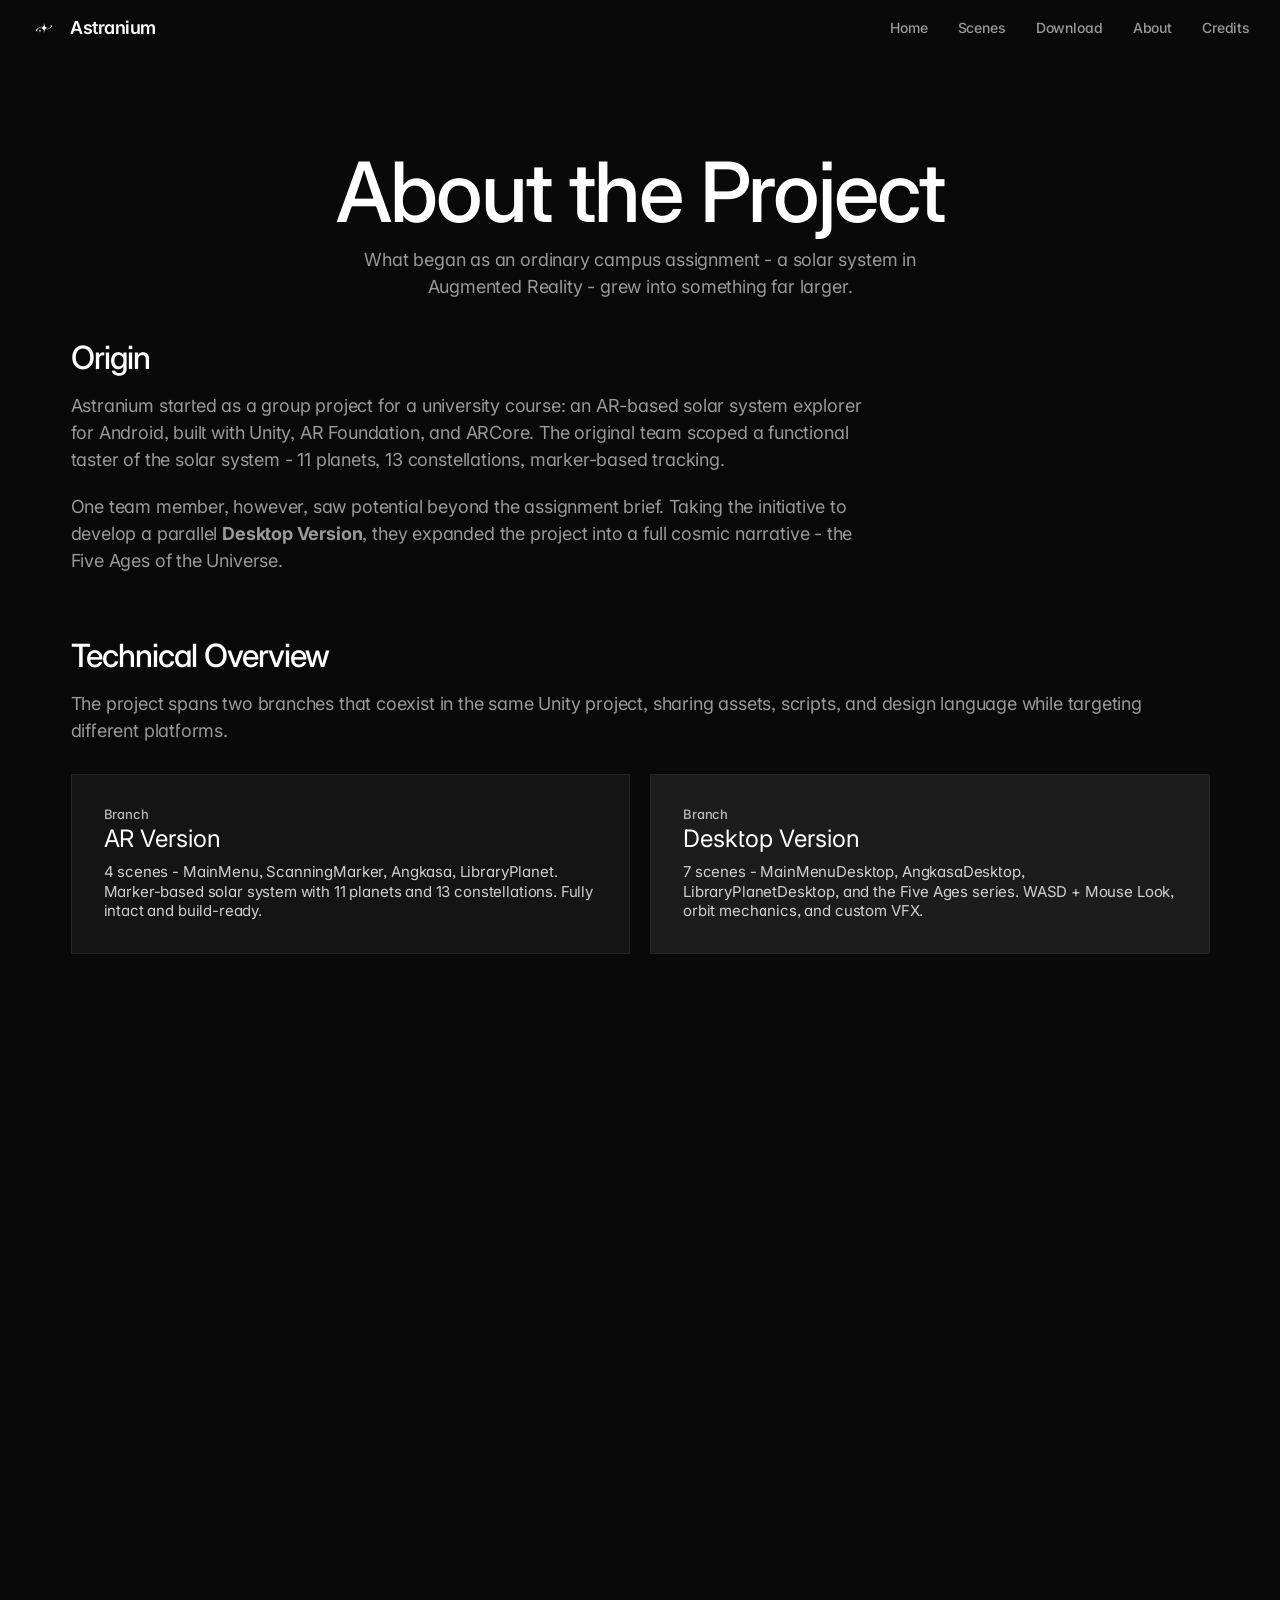
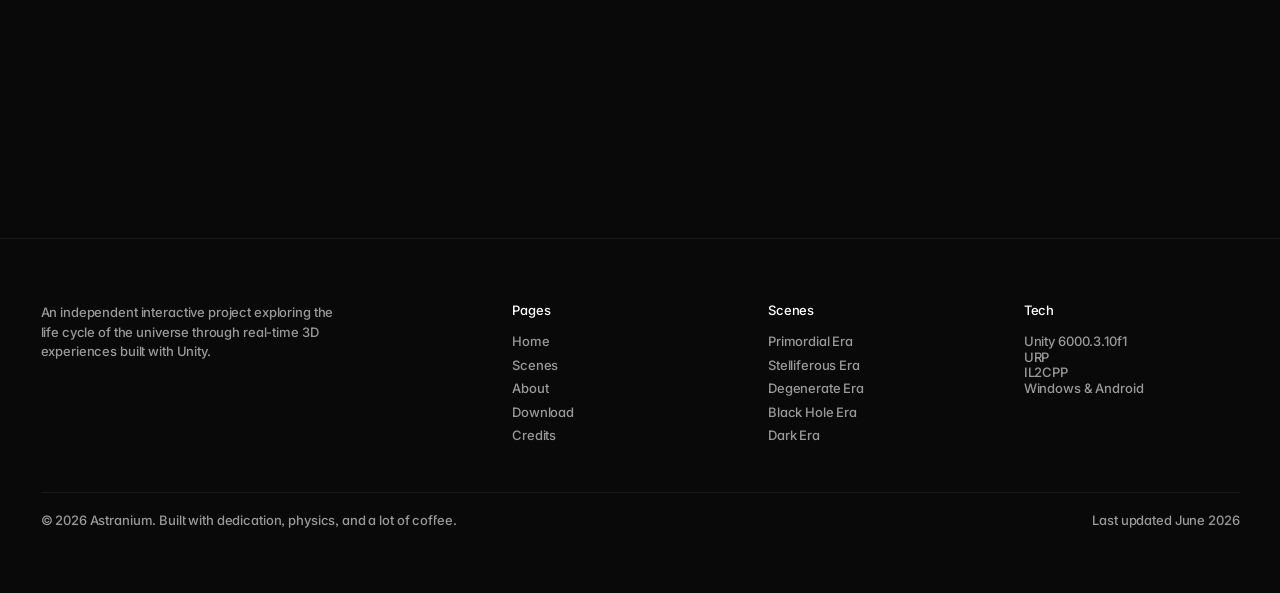
<file: about.html>
<!DOCTYPE html>
<html lang="en">
<head>
  <meta charset="UTF-8">
  <meta name="viewport" content="width=device-width, initial-scale=1.0">
  <title>About - Astranium</title>
  <link rel="icon" href="WebAssets/logo.png" type="image/png">
  <link rel="stylesheet" href="style.css">
</head>
<body>

  <nav class="top-nav">
    <div class="top-nav-logo">
      <img src="WebAssets/logo.png" alt="Astranium">
      <span>Astranium</span>
    </div>
    <button class="hamburger">&#9776;</button>
    <div class="top-nav-links">
      <a href="index.html">Home</a>
      <a href="scenes.html">Scenes</a>
      <a href="download.html">Download</a>
      <a href="about.html">About</a>
      <a href="credits.html">Credits</a>
    </div>
  </nav>

  <section class="page-header animate-on-scroll">
    <h1 class="display-xl">About the Project</h1>
    <p class="body-lg">
      What began as an ordinary campus assignment - a solar system in Augmented Reality -
      grew into something far larger.
    </p>
  </section>

  <section class="section" style="padding-top: 0;">
    <div class="container">

      <div class="animate-on-scroll" style="max-width: 800px; margin-bottom: 64px;">
        <h2 class="display-md" style="margin-bottom: 16px;">Origin</h2>
        <p class="body-lg" style="color: var(--ink-muted);">
          Astranium started as a group project for a university course: an AR-based solar system
          explorer for Android, built with Unity, AR Foundation, and ARCore. The original team
          scoped a functional taster of the solar system - 11 planets, 13 constellations,
          marker-based tracking.
        </p>
        <p class="body-lg mt-lg" style="color: var(--ink-muted);">
          One team member, however, saw potential beyond the assignment brief. Taking the initiative
          to develop a parallel <strong>Desktop Version</strong>, they expanded the project into
          a full cosmic narrative - the Five Ages of the Universe.
        </p>
      </div>

      <div class="animate-on-scroll" style="margin-bottom: 64px;">
        <h2 class="display-md" style="margin-bottom: 16px;">Technical Overview</h2>
        <p class="body-lg" style="color: var(--ink-muted); margin-bottom: 24px;">
          The project spans two branches that coexist in the same Unity project, sharing assets,
          scripts, and design language while targeting different platforms.
        </p>
        <div class="spotlight-grid">
          <div class="gradient-spotlight gradient-violet animate-on-scroll">
            <p class="caption" style="opacity: 0.7;">Branch</p>
            <h3>AR Version</h3>
            <p style="margin-top: 8px; color: rgba(255,255,255,0.8);">
              4 scenes - MainMenu, ScanningMarker, Angkasa, LibraryPlanet. Marker-based
              solar system with 11 planets and 13 constellations. Fully intact and build-ready.
            </p>
          </div>
          <div class="gradient-spotlight gradient-orange animate-on-scroll">
            <p class="caption" style="opacity: 0.7;">Branch</p>
            <h3>Desktop Version</h3>
            <p style="margin-top: 8px; color: rgba(255,255,255,0.8);">
              7 scenes - MainMenuDesktop, AngkasaDesktop, LibraryPlanetDesktop, and the
              Five Ages series. WASD + Mouse Look, orbit mechanics, and custom VFX.
            </p>
          </div>
        </div>
      </div>

      <div class="gradient-spotlight gradient-magenta animate-on-scroll" style="margin-bottom: 64px;">
        <p class="caption" style="opacity: 0.7;">Project Status</p>
        <h3>Active Development</h3>
        <p style="margin-top: 8px; color: rgba(255,255,255,0.8); max-width: 600px;">
          Primordial, Stelliferous, Degenerate, and Black Hole eras are playable.
          The Dark Era is in planning. Smooth scene transitions with loading screens
          and a full era-switching system are implemented.
        </p>
      </div>

      <div class="animate-on-scroll" style="margin-bottom: 64px;">
        <h2 class="display-md" style="margin-bottom: 24px;">Tech Stack</h2>
        <div class="tech-stack">
          <div class="tech-item animate-on-scroll">
            <span class="label">Engine</span>
            <span class="value">Unity 6000.3.10f1</span>
          </div>
          <div class="tech-item animate-on-scroll">
            <span class="label">Render Pipeline</span>
            <span class="value">URP</span>
          </div>
          <div class="tech-item animate-on-scroll">
            <span class="label">Scripting</span>
            <span class="value">IL2CPP</span>
          </div>
          <div class="tech-item animate-on-scroll">
            <span class="label">Target Platforms</span>
            <span class="value">Windows &amp; Android</span>
          </div>
          <div class="tech-item animate-on-scroll">
            <span class="label">AR Framework</span>
            <span class="value">AR Foundation 6.3.4</span>
          </div>
          <div class="tech-item animate-on-scroll">
            <span class="label">Total C&#35; Scripts</span>
            <span class="value">21</span>
          </div>
          <div class="tech-item animate-on-scroll">
            <span class="label">Scenes (Desktop)</span>
            <span class="value">7</span>
          </div>
          <div class="tech-item animate-on-scroll">
            <span class="label">Custom Shaders</span>
            <span class="value">ScreenVideo (additive)</span>
          </div>
        </div>
      </div>

      <div class="animate-on-scroll">
        <h2 class="display-md" style="margin-bottom: 16px;">Challenges</h2>
        <p class="body-lg" style="color: var(--ink-muted);">
          Developing a project of this scope alone comes with its share of setbacks. A YAML
          corruption incident during the development of AngkasaDesktop - caused by editing
          the scene file externally while Unity was open - taught a hard lesson in
          workflow discipline. Scene recovery was performed from a backup.
        </p>
        <p class="body-lg mt-lg" style="color: var(--ink-muted);">
          The entire project is built by a solo developer, assisted by <strong>Ocha</strong>,
          an AI CLI assistant that aids in scripting, YAML analysis, Unity log debugging,
          documentation, and cosmic narrative crafting.
        </p>
      </div>

    </div>
  </section>

  <footer class="footer">
    <div class="footer-grid">
      <div class="footer-brand">
        <p>An independent interactive project exploring the life cycle of the universe through real-time 3D experiences built with Unity.</p>
      </div>
      <div class="footer-col">
        <h4>Pages</h4>
        <a href="index.html">Home</a>
        <a href="scenes.html">Scenes</a>
        <a href="about.html">About</a>
        <a href="download.html">Download</a>
        <a href="credits.html">Credits</a>
      </div>
      <div class="footer-col">
        <h4>Scenes</h4>
        <a href="scenes.html">Primordial Era</a>
        <a href="scenes.html">Stelliferous Era</a>
        <a href="scenes.html">Degenerate Era</a>
        <a href="scenes.html">Black Hole Era</a>
        <a href="scenes.html">Dark Era</a>
      </div>
      <div class="footer-col">
        <h4>Tech</h4>
        <span>Unity 6000.3.10f1</span><br>
        <span>URP</span><br>
        <span>IL2CPP</span><br>
        <span>Windows &amp; Android</span>
      </div>
    </div>
    <div class="footer-bottom">
      <span>&copy; 2026 Astranium. Built with dedication, physics, and a lot of coffee.</span>
      <span class="caption">Last updated June 2026</span>
    </div>
  </footer>

  <script src="script.js"></script>
</body>
</html>
</file>
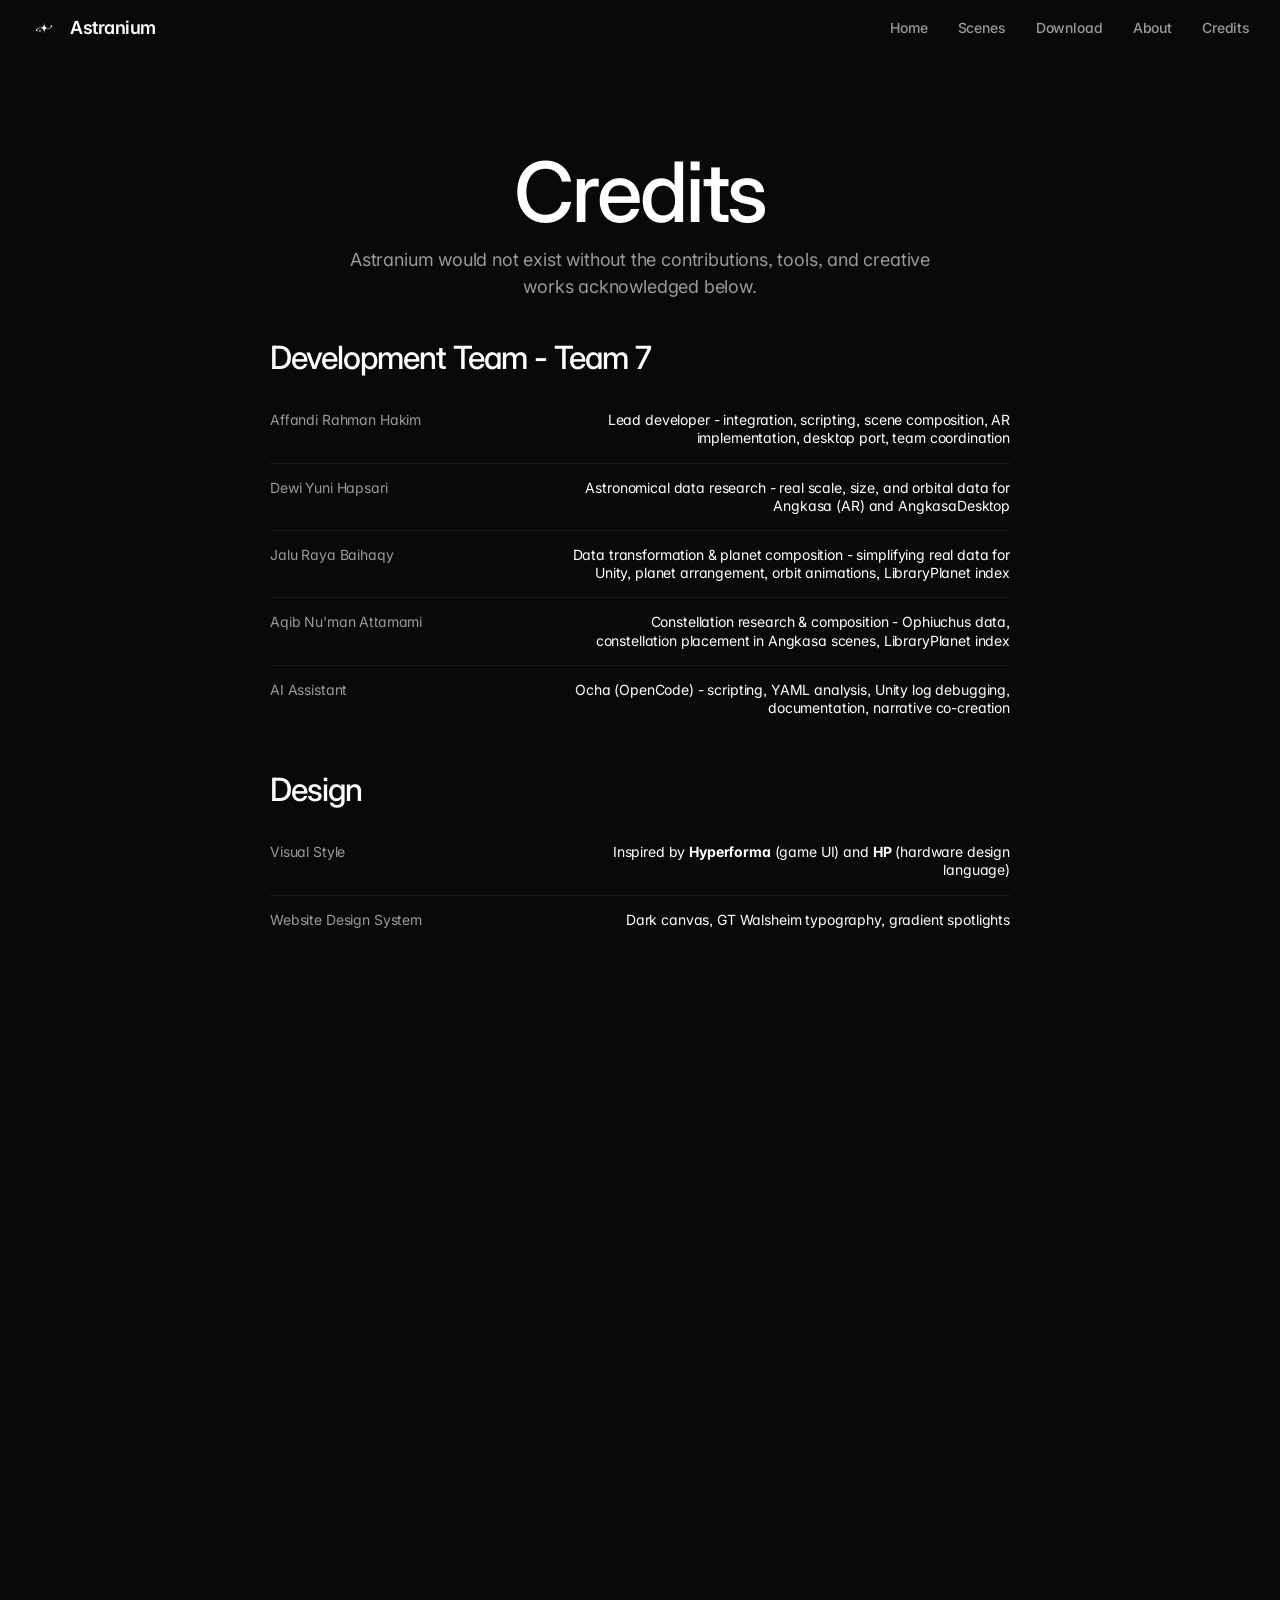
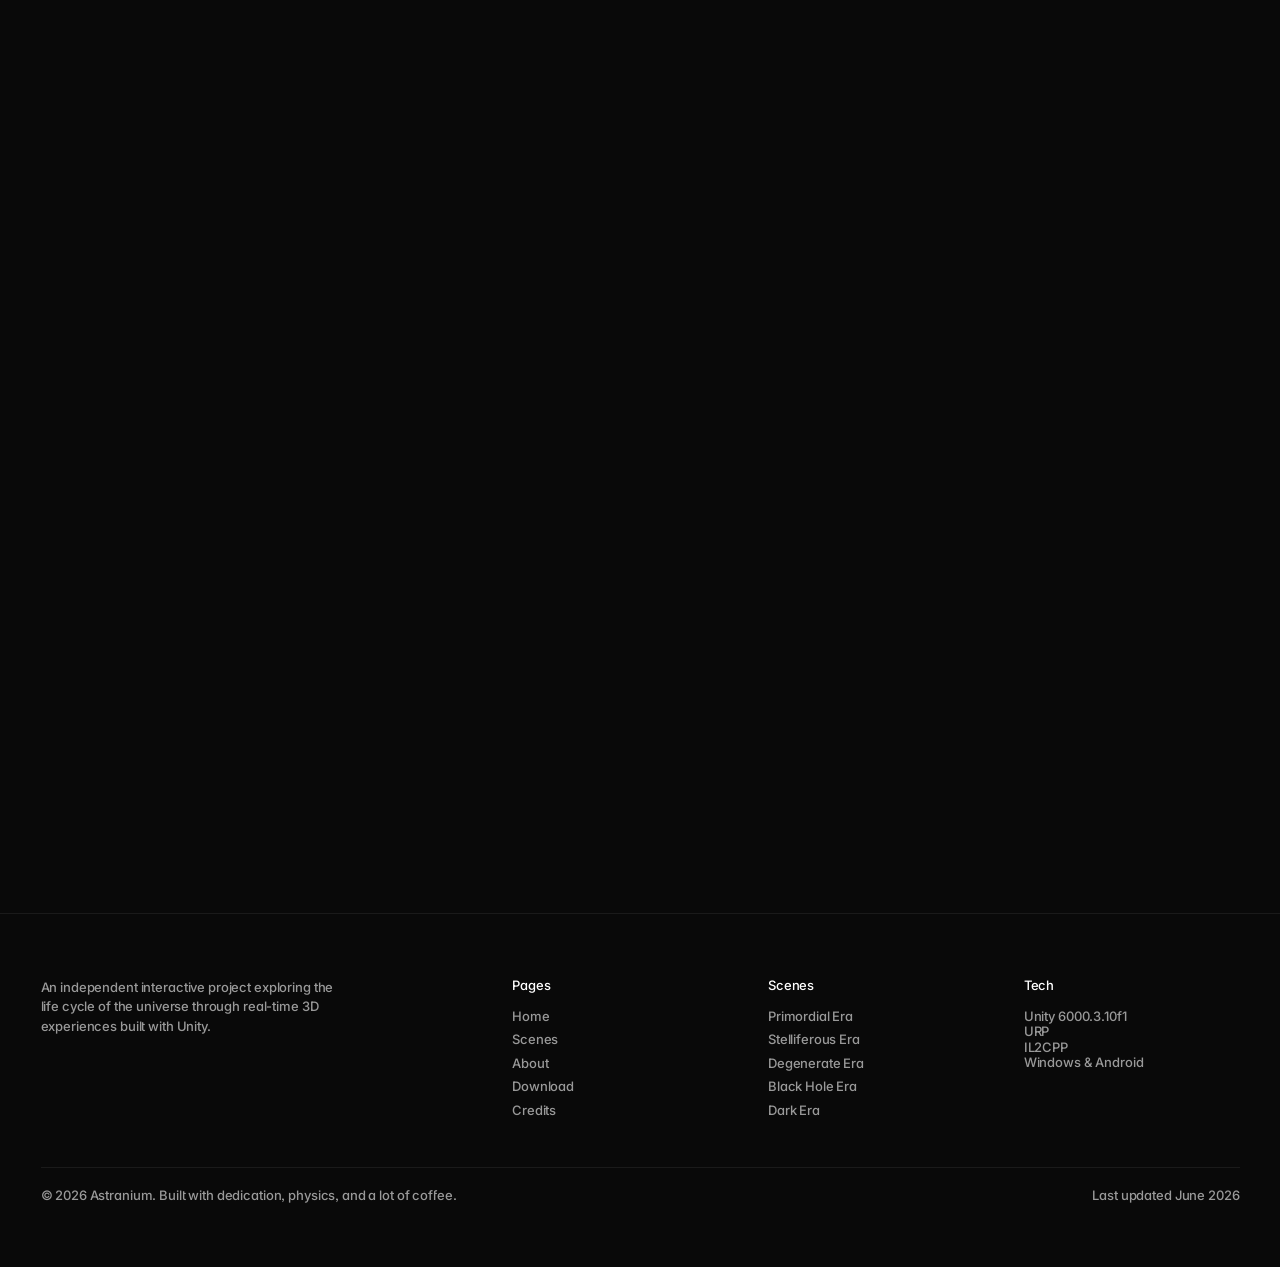
<file: credits.html>
<!DOCTYPE html>
<html lang="en">
<head>
  <meta charset="UTF-8">
  <meta name="viewport" content="width=device-width, initial-scale=1.0">
  <title>Credits - Astranium</title>
  <link rel="icon" href="WebAssets/logo.png" type="image/png">
  <link rel="stylesheet" href="style.css">
</head>
<body>

  <nav class="top-nav">
    <div class="top-nav-logo">
      <img src="WebAssets/logo.png" alt="Astranium">
      <span>Astranium</span>
    </div>
    <button class="hamburger">&#9776;</button>
    <div class="top-nav-links">
      <a href="index.html">Home</a>
      <a href="scenes.html">Scenes</a>
      <a href="download.html">Download</a>
      <a href="about.html">About</a>
      <a href="credits.html">Credits</a>
    </div>
  </nav>

  <section class="page-header animate-on-scroll">
    <h1 class="display-xl">Credits</h1>
    <p class="body-lg">
      Astranium would not exist without the contributions, tools, and creative works
      acknowledged below.
    </p>
  </section>

  <section class="section" style="padding-top: 0;">
    <div class="container" style="max-width: 800px;">

      <div class="credit-section animate-on-scroll">
        <h2 class="display-md">Development Team - Team 7</h2>
        <div class="credit-item">
          <span class="credit-label">Affandi Rahman Hakim</span>
          <span class="credit-value">Lead developer - integration, scripting, scene composition, AR implementation, desktop port, team coordination</span>
        </div>
        <div class="credit-item">
          <span class="credit-label">Dewi Yuni Hapsari</span>
          <span class="credit-value">Astronomical data research - real scale, size, and orbital data for Angkasa (AR) and AngkasaDesktop</span>
        </div>
        <div class="credit-item">
          <span class="credit-label">Jalu Raya Baihaqy</span>
          <span class="credit-value">Data transformation &amp; planet composition - simplifying real data for Unity, planet arrangement, orbit animations, LibraryPlanet index</span>
        </div>
        <div class="credit-item">
          <span class="credit-label">Aqib Nu'man Attamami</span>
          <span class="credit-value">Constellation research &amp; composition - Ophiuchus data, constellation placement in Angkasa scenes, LibraryPlanet index</span>
        </div>
        <div class="credit-item">
          <span class="credit-label">AI Assistant</span>
          <span class="credit-value">Ocha (OpenCode) - scripting, YAML analysis, Unity log debugging, documentation, narrative co-creation</span>
        </div>
      </div>

      <div class="credit-section animate-on-scroll">
        <h2 class="display-md">Design</h2>
        <div class="credit-item">
          <span class="credit-label">Visual Style</span>
          <span class="credit-value">Inspired by <strong>Hyperforma</strong> (game UI) and <strong>HP</strong> (hardware design language)</span>
        </div>
        <div class="credit-item">
          <span class="credit-label">Website Design System</span>
          <span class="credit-value">Dark canvas, GT Walsheim typography, gradient spotlights</span>
        </div>
      </div>

      <div class="credit-section animate-on-scroll">
        <h2 class="display-md">Music</h2>
        <div class="credit-item">
          <span class="credit-label">Composer</span>
          <span class="credit-value"><strong>Suno AI</strong> - original score and atmospheric soundscapes, generated per era</span>
        </div>
      </div>

      <div class="credit-section animate-on-scroll">
        <h2 class="display-md">3D Assets</h2>
        <div class="credit-item">
          <span class="credit-label">Custom Models (Non-Planet)</span>
          <span class="credit-value"><strong>Tripo AI</strong> &amp; <strong>Meshy AI</strong> - AI-generated 3D models including the Primordial Goddess (later removed) and custom scene elements</span>
        </div>
        <div class="credit-item">
          <span class="credit-label">Planets &amp; Celestial Bodies</span>
          <span class="credit-value">Procedural materials and manually configured planet meshes within Unity</span>
        </div>
      </div>

      <div class="credit-section animate-on-scroll">
        <h2 class="display-md">Textures &amp; Visuals</h2>
        <div class="credit-item">
          <span class="credit-label">Planet Textures</span>
          <span class="credit-value"><strong>ChatGPT</strong> - AI-generated planet surface textures (color maps)</span>
        </div>
        <div class="credit-item">
          <span class="credit-label">Constellation PNGs</span>
          <span class="credit-value"><strong>Pinterest</strong> - 13 zodiac constellation overlay images</span>
        </div>
        <div class="credit-item">
          <span class="credit-label">Skybox Textures</span>
          <span class="credit-value">AI-generated equirectangular 2:1 panoramas, custom per era</span>
        </div>
        <div class="credit-item">
          <span class="credit-label">Video Clips</span>
          <span class="credit-value">Bigbangsource.mp4 (Primordial), Starexplosions.mp4 (Degenerate)</span>
        </div>
      </div>

      <div class="credit-section animate-on-scroll">
        <h2 class="display-md">Tools &amp; Frameworks</h2>
        <div class="credit-item">
          <span class="credit-label">Game Engine</span>
          <span class="credit-value">Unity 6000.3.10f1 (URP)</span>
        </div>
        <div class="credit-item">
          <span class="credit-label">AR Framework</span>
          <span class="credit-value">AR Foundation 6.3.4 &middot; ARCore 6.3.4</span>
        </div>
        <div class="credit-item">
          <span class="credit-label">AI Code Assistance</span>
          <span class="credit-value">OpenCode (Ocha)</span>
        </div>
        <div class="credit-item">
          <span class="credit-label">3D Generation</span>
          <span class="credit-value">Tripo AI &middot; Meshy AI</span>
        </div>
        <div class="credit-item">
          <span class="credit-label">Texture Generation</span>
          <span class="credit-value">ChatGPT (DALL-E)</span>
        </div>
        <div class="credit-item">
          <span class="credit-label">Image References</span>
          <span class="credit-value">Pinterest</span>
        </div>

      </div>

      <div class="credit-section animate-on-scroll">
        <h2 class="display-md">Literary Inspiration</h2>
        <div class="credit-item">
          <span class="credit-label">Book</span>
          <span class="credit-value"><em>The Five Ages of the Universe</em> by Fred Adams and Gregory Laughlin</span>
        </div>
      </div>

      <div class="gradient-spotlight gradient-violet animate-on-scroll" style="margin-top: 64px;">
        <h3>Thank you for visiting.</h3>
        <p style="margin-top: 8px; color: rgba(255,255,255,0.8);">
          Astranium is a labour of love, curiosity, and late-night coding sessions.
          If you would like to know more, explore the scenes or read the project documentation.
        </p>
        <div style="margin-top: 16px; display: flex; gap: 12px;">
          <a href="index.html" class="btn-translucent">Back to Home</a>
          <a href="scenes.html" class="btn-translucent">Explore Scenes</a>
        </div>
      </div>

    </div>
  </section>

  <footer class="footer">
    <div class="footer-grid">
      <div class="footer-brand">
        <p>An independent interactive project exploring the life cycle of the universe through real-time 3D experiences built with Unity.</p>
      </div>
      <div class="footer-col">
        <h4>Pages</h4>
        <a href="index.html">Home</a>
        <a href="scenes.html">Scenes</a>
        <a href="about.html">About</a>
        <a href="download.html">Download</a>
        <a href="credits.html">Credits</a>
      </div>
      <div class="footer-col">
        <h4>Scenes</h4>
        <a href="scenes.html">Primordial Era</a>
        <a href="scenes.html">Stelliferous Era</a>
        <a href="scenes.html">Degenerate Era</a>
        <a href="scenes.html">Black Hole Era</a>
        <a href="scenes.html">Dark Era</a>
      </div>
      <div class="footer-col">
        <h4>Tech</h4>
        <span>Unity 6000.3.10f1</span><br>
        <span>URP</span><br>
        <span>IL2CPP</span><br>
        <span>Windows &amp; Android</span>
      </div>
    </div>
    <div class="footer-bottom">
      <span>&copy; 2026 Astranium. Built with dedication, physics, and a lot of coffee.</span>
      <span class="caption">Last updated June 2026</span>
    </div>
  </footer>

  <script src="script.js"></script>
</body>
</html>
</file>
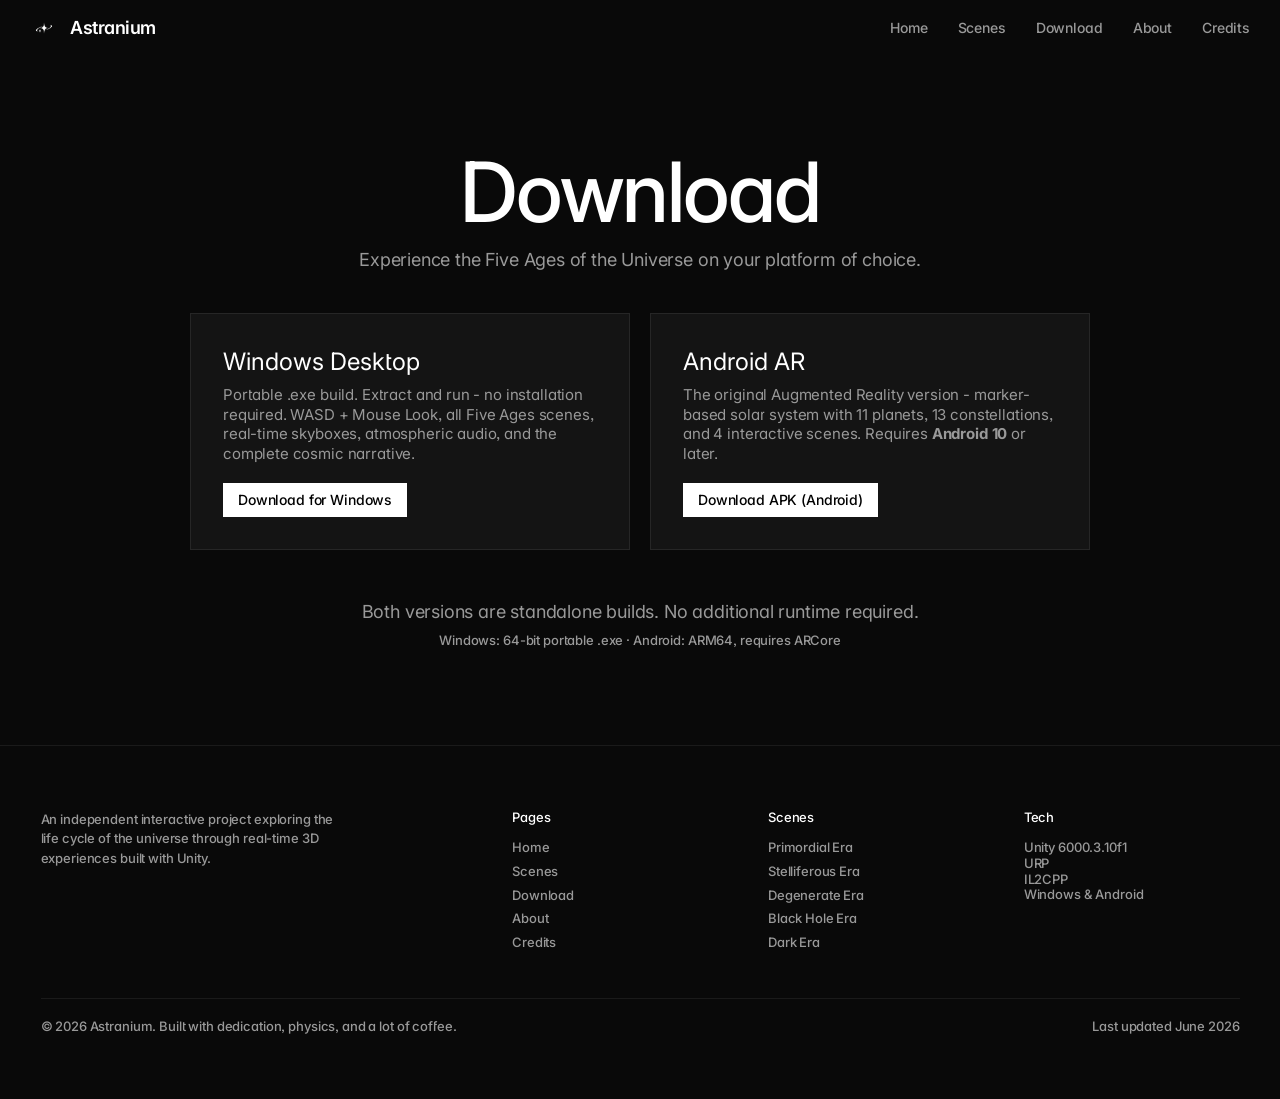
<file: download.html>
<!DOCTYPE html>
<html lang="en">
<head>
  <meta charset="UTF-8">
  <meta name="viewport" content="width=device-width, initial-scale=1.0">
  <title>Download - Astranium</title>
  <link rel="icon" href="WebAssets/logo.png" type="image/png">
  <link rel="stylesheet" href="style.css">
</head>
<body>

  <nav class="top-nav">
    <div class="top-nav-logo">
      <img src="WebAssets/logo.png" alt="Astranium">
      <span>Astranium</span>
    </div>
    <button class="hamburger">&#9776;</button>
    <div class="top-nav-links">
      <a href="index.html">Home</a>
      <a href="scenes.html">Scenes</a>
      <a href="download.html">Download</a>
      <a href="about.html">About</a>
      <a href="credits.html">Credits</a>
    </div>
  </nav>

  <section class="page-header animate-on-scroll">
    <h1 class="display-xl">Download</h1>
    <p class="body-lg">
      Experience the Five Ages of the Universe on your platform of choice.
    </p>
  </section>

  <section class="section" style="padding-top: 0;">
    <div class="container">

      <div class="download-grid">
        <div class="gradient-spotlight gradient-magenta animate-on-scroll">
          <h3>Windows Desktop</h3>
          <p style="margin-top: 8px; color: var(--ink-muted);">
            Portable .exe build. Extract and run - no installation required.
            WASD + Mouse Look, all Five Ages scenes, real-time skyboxes,
            atmospheric audio, and the complete cosmic narrative.
          </p>
          <a href="#" class="btn-primary" style="margin-top: 20px;">Download for Windows</a>
        </div>

        <div class="gradient-spotlight gradient-violet animate-on-scroll">
          <h3>Android AR</h3>
          <p style="margin-top: 8px; color: var(--ink-muted);">
            The original Augmented Reality version - marker-based solar system with
            11 planets, 13 constellations, and 4 interactive scenes.
            Requires <strong>Android 10</strong> or later.
          </p>
          <a href="https://www.mediafire.com/file/mm4eay0cjecvapu/Astranium+0.8.17.apk/file" class="btn-primary" style="margin-top: 20px;">Download APK (Android)</a>
        </div>
      </div>

      <div style="margin-top: 48px; text-align: center;">
        <p class="body-lg" style="color: var(--ink-muted);">
          Both versions are standalone builds. No additional runtime required.
        </p>
        <p class="caption" style="color: var(--ink-muted); margin-top: 8px;">
          Windows: 64-bit portable .exe &middot; Android: ARM64, requires ARCore
        </p>
      </div>

    </div>
  </section>

  <footer class="footer">
    <div class="footer-grid">
      <div class="footer-brand">
        <p>An independent interactive project exploring the life cycle of the universe through real-time 3D experiences built with Unity.</p>
      </div>
      <div class="footer-col">
        <h4>Pages</h4>
        <a href="index.html">Home</a>
        <a href="scenes.html">Scenes</a>
        <a href="download.html">Download</a>
        <a href="about.html">About</a>
        <a href="credits.html">Credits</a>
      </div>
      <div class="footer-col">
        <h4>Scenes</h4>
        <a href="scenes.html">Primordial Era</a>
        <a href="scenes.html">Stelliferous Era</a>
        <a href="scenes.html">Degenerate Era</a>
        <a href="scenes.html">Black Hole Era</a>
        <a href="scenes.html">Dark Era</a>
      </div>
      <div class="footer-col">
        <h4>Tech</h4>
        <span>Unity 6000.3.10f1</span><br>
        <span>URP</span><br>
        <span>IL2CPP</span><br>
        <span>Windows &amp; Android</span>
      </div>
    </div>
    <div class="footer-bottom">
      <span>&copy; 2026 Astranium. Built with dedication, physics, and a lot of coffee.</span>
      <span class="caption">Last updated June 2026</span>
    </div>
  </footer>

  <script src="script.js"></script>
</body>
</html>
</file>
<file: style.css>
@import url('https://fonts.googleapis.com/css2?family=Inter:wght@400;500;600;700&display=swap');

:root {
  --primary: #ffffff;
  --on-primary: #000000;
  --accent-blue: #0099ff;
  --ink: #ffffff;
  --ink-muted: #999999;
  --canvas: #090909;
  --surface-1: #141414;
  --surface-2: #1c1c1c;
  --hairline: #262626;
  --hairline-soft: #1a1a1a;
  --inverse-canvas: #ffffff;
  --inverse-ink: #000000;
  --gradient-magenta: #555555;
  --gradient-violet: #444444;
  --gradient-orange: #333333;
  --gradient-coral: #2a2a2a;
  --semantic-success: #cccccc;

  --rounded-xs: 0px;
  --rounded-sm: 0px;
  --rounded-md: 0px;
  --rounded-lg: 0px;
  --rounded-xl: 0px;
  --rounded-xxl: 0px;
  --rounded-pill: 0px;
  --rounded-full: 0px;

  --space-hair: 1px;
  --space-xxs: 4px;
  --space-xs: 8px;
  --space-sm: 12px;
  --space-md: 15px;
  --space-lg: 20px;
  --space-xl: 30px;
  --space-xxl: 40px;
  --space-section: 96px;
}

*, *::before, *::after {
  margin: 0;
  padding: 0;
  box-sizing: border-box;
}

html {
  scroll-behavior: smooth;
  overflow-y: scroll;
  -ms-overflow-style: none;
  scrollbar-width: none;
}

html::-webkit-scrollbar {
  display: none;
}

body {
  font-family: 'Inter', -apple-system, BlinkMacSystemFont, sans-serif;
  background-color: var(--canvas);
  color: var(--ink);
  font-size: 15px;
  font-weight: 400;
  line-height: 1.3;
  letter-spacing: -0.15px;
  font-feature-settings: 'cv11', 'ss03', 'ss07', 'dlig';
  -webkit-font-smoothing: antialiased;
  -moz-osx-font-smoothing: grayscale;
  -webkit-user-select: none;
  -moz-user-select: none;
  -ms-user-select: none;
  user-select: none;
}

/* Top Navigation */
.top-nav {
  position: sticky;
  top: 0;
  z-index: 100;
  background-color: var(--canvas);
  height: 56px;
  display: flex;
  align-items: center;
  justify-content: space-between;
  padding: 0 var(--space-xl);
  font-size: 14px;
  font-weight: 500;
  letter-spacing: -0.14px;
}

.top-nav-logo {
  display: flex;
  align-items: center;
  gap: var(--space-sm);
}

.top-nav-logo img {
  height: 28px;
  width: auto;
}

.top-nav-logo span {
  font-size: 18px;
  font-weight: 600;
  letter-spacing: -0.5px;
}

.top-nav-links {
  display: flex;
  align-items: center;
  gap: var(--space-xl);
}

.top-nav-links a {
  color: var(--ink-muted);
  text-decoration: none;
  transition: color 0.2s;
}

.top-nav-links a:hover {
  color: var(--ink);
}

.top-nav-cta {
  display: flex;
  align-items: center;
  gap: var(--space-sm);
}

/* Buttons */
.btn-primary {
  display: inline-flex;
  align-items: center;
  justify-content: center;
  background-color: var(--primary);
  color: var(--on-primary);
  font-family: 'Inter', sans-serif;
  font-size: 14px;
  font-weight: 500;
  line-height: 1;
  letter-spacing: -0.14px;
  font-feature-settings: 'cv11';
  border-radius: var(--rounded-pill);
  padding: 10px 15px;
  border: none;
  cursor: pointer;
  text-decoration: none;
  transition: transform 0.15s, opacity 0.15s;
}

.btn-primary:hover {
  transform: scale(0.97);
  opacity: 0.92;
}

.btn-primary:active {
  transform: scale(0.95);
}

.btn-secondary {
  display: inline-flex;
  align-items: center;
  justify-content: center;
  background-color: var(--surface-1);
  color: var(--ink);
  font-family: 'Inter', sans-serif;
  font-size: 14px;
  font-weight: 500;
  line-height: 1;
  letter-spacing: -0.14px;
  font-feature-settings: 'cv11';
  border-radius: var(--rounded-pill);
  padding: 10px 15px;
  border: none;
  cursor: pointer;
  text-decoration: none;
  transition: transform 0.15s, opacity 0.15s;
}

.btn-secondary:hover {
  transform: scale(0.97);
  opacity: 0.92;
}

.btn-translucent {
  display: inline-flex;
  align-items: center;
  justify-content: center;
  background-color: var(--surface-2);
  color: var(--ink);
  font-family: 'Inter', sans-serif;
  font-size: 14px;
  font-weight: 500;
  line-height: 1;
  letter-spacing: -0.14px;
  font-feature-settings: 'cv11';
  border-radius: var(--rounded-xxl);
  padding: 8px 14px;
  border: none;
  cursor: pointer;
  text-decoration: none;
}

/* Display Typography */
.display-xxl {
  font-size: clamp(48px, 8vw, 110px);
  font-weight: 500;
  line-height: 0.85;
  letter-spacing: clamp(-2.5px, -0.05em, -5.5px);
}

.display-xl {
  font-size: clamp(42px, 6.5vw, 85px);
  font-weight: 500;
  line-height: 0.95;
  letter-spacing: clamp(-2px, -0.04em, -4.25px);
}

.display-lg {
  font-size: clamp(32px, 5vw, 62px);
  font-weight: 500;
  line-height: 1;
  letter-spacing: clamp(-1.5px, -0.03em, -3.1px);
}

.display-md {
  font-size: clamp(24px, 3vw, 32px);
  font-weight: 500;
  line-height: 1.13;
  letter-spacing: -1px;
}

.headline {
  font-size: 22px;
  font-weight: 700;
  line-height: 1.2;
  letter-spacing: -0.8px;
}

.subhead {
  font-size: 24px;
  font-weight: 400;
  line-height: 1.3;
  letter-spacing: -0.01px;
}

/* Body */
.body-lg {
  font-size: 18px;
  font-weight: 400;
  line-height: 1.5;
  letter-spacing: -0.18px;
}

.body-sm {
  font-size: 14px;
  font-weight: 500;
  line-height: 1.4;
  letter-spacing: -0.14px;
}

.caption {
  font-size: 13px;
  font-weight: 500;
  line-height: 1.2;
  letter-spacing: -0.13px;
}

.micro {
  font-size: 12px;
  font-weight: 400;
  line-height: 1.2;
  letter-spacing: -0.12px;
}

/* Links */
a {
  color: var(--accent-blue);
  text-decoration: none;
}

a:hover {
  text-decoration: underline;
}

/* Layout */
.container {
  max-width: 1199px;
  margin: 0 auto;
  padding: 0 var(--space-xl);
}

.section {
  padding: var(--space-section) 0;
}

.section-dark {
  background-color: var(--canvas);
}

/* Era Hero (Scenes page) */
.era-hero {
  min-height: 70vh;
  display: flex;
  align-items: flex-end;
  position: relative;
  overflow: hidden;
}

.era-hero-bg {
  position: absolute;
  inset: 0;
  z-index: 0;
}

.era-hero-bg img {
  width: 100%;
  height: 100%;
  object-fit: cover;
}

.era-hero-overlay {
  position: absolute;
  inset: 0;
  z-index: 1;
  background: linear-gradient(to top, rgba(9,9,9,0.95) 0%, rgba(9,9,9,0.4) 50%, rgba(9,9,9,0.1) 100%);
}

.era-hero-content {
  position: relative;
  z-index: 2;
  max-width: 800px;
  padding: 80px var(--space-xl);
}

.era-hero-content p {
  color: var(--ink-muted);
  margin-top: var(--space-md);
  max-width: 650px;
}

.era-status {
  margin-top: var(--space-lg);
  display: flex;
  align-items: center;
  gap: var(--space-sm);
  flex-wrap: wrap;
}

.era-status-label {
  display: inline-block;
  font-size: 13px;
  font-weight: 500;
  letter-spacing: -0.13px;
  padding: 3px 10px;
  background: var(--surface-2);
  color: var(--ink);
}

.era-ar-scene {
  display: inline-block;
  padding: 6px 14px;
  background: var(--surface-2);
  color: var(--ink);
  font-size: 13px;
  font-weight: 500;
  letter-spacing: -0.13px;
  border: 1px solid var(--hairline);
}

@media (max-width: 810px) {
  .era-hero {
    min-height: 50vh;
    align-items: center;
  }

  .era-hero-content {
    padding: 60px var(--space-lg);
  }
}

/* Sound Toggle */
.sound-toggle {
  position: absolute;
  bottom: 24px;
  right: 24px;
  z-index: 2;
  padding: 8px 14px;
  display: flex;
  align-items: center;
  justify-content: center;
  background-color: var(--surface-1);
  color: var(--ink);
  border: 1px solid var(--hairline);
  cursor: pointer;
  font-size: 13px;
  font-family: 'Inter', sans-serif;
  font-weight: 500;
  letter-spacing: -0.13px;
  transition: background-color 0.2s;
}

.sound-toggle:hover {
  background-color: var(--surface-2);
}

/* Hero Section */
.hero {
  min-height: 80vh;
  display: flex;
  flex-direction: column;
  align-items: flex-start;
  justify-content: flex-end;
  padding: 80px var(--space-xl);
  position: relative;
  overflow: hidden;
}

.hero-bg {
  position: absolute;
  inset: 0;
  z-index: 0;
}

.hero-bg img,
.hero-bg video {
  width: 100%;
  height: 100%;
  object-fit: cover;
}

.hero-content {
  position: relative;
  z-index: 1;
  max-width: 700px;
  mix-blend-mode: difference;
}

.hero-content p {
  margin-top: var(--space-lg);
  color: var(--ink-muted);
}

.hero-cta {
  margin-top: var(--space-xl);
  display: flex;
  gap: var(--space-sm);
  flex-wrap: wrap;
}

/* Cards Grid */
.card-grid {
  display: grid;
  grid-template-columns: repeat(auto-fill, minmax(340px, 1fr));
  gap: var(--space-lg);
}

.card {
  background-color: var(--surface-1);
  border-radius: var(--rounded-xl);
  padding: 24px;
  transition: transform 0.2s, background-color 0.2s;
}

.card:hover {
  transform: translateY(-2px);
}

.card-featured {
  background-color: var(--surface-2);
}

.card-image {
  width: 100%;
  aspect-ratio: 16 / 9;
  object-fit: cover;
  border-radius: var(--rounded-lg);
  margin-bottom: var(--space-md);
}

.card h3 {
  margin-bottom: var(--space-xs);
}

.card p {
  color: var(--ink-muted);
  font-size: 14px;
  line-height: 1.4;
  letter-spacing: -0.14px;
}

/* Gradient Spotlight Cards */
.gradient-spotlight {
  border-radius: var(--rounded-xxl);
  padding: 32px;
  color: var(--ink);
}

/* Download Grid */
.download-grid {
  display: grid;
  grid-template-columns: 1fr 1fr;
  gap: var(--space-lg);
  max-width: 900px;
  margin: 0 auto;
}

@media (max-width: 810px) {
  .download-grid {
    grid-template-columns: 1fr;
  }
}

.gradient-spotlight h3 {
  font-size: 24px;
  font-weight: 400;
  line-height: 1.3;
  letter-spacing: -0.01px;
}

.gradient-violet {
  background: var(--surface-1);
  border: 1px solid var(--hairline);
}

.gradient-magenta {
  background: var(--surface-1);
  border: 1px solid var(--hairline);
}

.gradient-orange {
  background: var(--surface-2);
  border: 1px solid var(--hairline);
}

.gradient-coral {
  background: var(--surface-2);
  border: 1px solid var(--hairline);
}

/* Spotlight Grid - 2 columns */
.spotlight-grid {
  display: grid;
  grid-template-columns: 1fr 1fr;
  gap: var(--space-lg);
  margin-top: var(--space-xl);
}

/* Section Titles */
.section-header {
  margin-bottom: var(--space-xxl);
}

.section-header .display-lg {
  margin-bottom: var(--space-md);
}

.section-header p {
  max-width: 600px;
  color: var(--ink-muted);
}

/* Footer */
.footer {
  background-color: var(--canvas);
  color: var(--ink-muted);
  font-size: 13px;
  font-weight: 500;
  line-height: 1.2;
  letter-spacing: -0.13px;
  padding: 64px 32px;
  border-top: 1px solid var(--hairline-soft);
}

.footer-grid {
  max-width: 1199px;
  margin: 0 auto;
  display: grid;
  grid-template-columns: 2fr 1fr 1fr 1fr;
  gap: var(--space-xxl);
}

.footer-brand {
  display: flex;
  flex-direction: column;
  gap: var(--space-md);
}

.footer-brand img {
  height: 28px;
  width: auto;
}

.footer-brand p {
  max-width: 300px;
  line-height: 1.5;
}

.footer-col h4 {
  color: var(--ink);
  margin-bottom: var(--space-md);
  font-size: 13px;
  font-weight: 500;
}

.footer-col a {
  display: block;
  color: var(--ink-muted);
  margin-bottom: var(--space-xs);
  text-decoration: none;
}

.footer-col a:hover {
  color: var(--ink);
}

.footer-bottom {
  max-width: 1199px;
  margin: var(--space-xxl) auto 0;
  padding-top: var(--space-lg);
  border-top: 1px solid var(--hairline-soft);
  display: flex;
  justify-content: space-between;
  align-items: center;
  flex-wrap: wrap;
  gap: var(--space-md);
}

/* Page Header */
.page-header {
  padding: var(--space-section) var(--space-xl) var(--space-xxl);
  text-align: center;
}

.page-header p {
  max-width: 600px;
  margin: var(--space-md) auto 0;
  color: var(--ink-muted);
}

/* Scene Tags */
.tag {
  display: inline-block;
  font-size: 12px;
  font-weight: 500;
  padding: 3px 10px;
  border-radius: var(--rounded-pill);
  letter-spacing: -0.12px;
  margin-bottom: var(--space-sm);
}

.tag-primordial {
  background: var(--surface-2);
  color: var(--ink);
}

.tag-stelliferous {
  background: var(--surface-2);
  color: var(--ink);
}

.tag-degenerate {
  background: var(--surface-2);
  color: var(--ink);
}

.tag-blackhole {
  background: var(--surface-1);
  color: var(--ink-muted);
}

.tag-darkera {
  background: var(--surface-2);
  color: var(--ink);
}

/* Credits Page */
.credit-section {
  margin-bottom: var(--space-xxl);
}

.credit-section h2 {
  margin-bottom: var(--space-lg);
}

.credit-item {
  display: flex;
  justify-content: space-between;
  align-items: flex-start;
  padding: var(--space-md) 0;
  border-bottom: 1px solid var(--hairline-soft);
}

.credit-item:last-child {
  border-bottom: none;
}

.credit-label {
  color: var(--ink-muted);
  font-size: 14px;
  letter-spacing: -0.14px;
}

.credit-value {
  text-align: right;
  max-width: 60%;
  font-size: 14px;
  letter-spacing: -0.14px;
}

/* About page */
.tech-stack {
  display: grid;
  grid-template-columns: repeat(auto-fill, minmax(200px, 1fr));
  gap: var(--space-sm);
}

.tech-item {
  background-color: var(--surface-1);
  border-radius: var(--rounded-lg);
  padding: var(--space-md);
  display: flex;
  flex-direction: column;
  gap: var(--space-xxs);
}

.tech-item .label {
  font-size: 12px;
  color: var(--ink-muted);
  letter-spacing: -0.12px;
}

.tech-item .value {
  font-size: 15px;
  font-weight: 500;
  letter-spacing: -0.15px;
}

/* Responsive */
@media (max-width: 810px) {
  .spotlight-grid {
    grid-template-columns: 1fr;
  }

  .card-grid {
    grid-template-columns: 1fr;
  }

  .top-nav-links {
    display: none;
  }

  .top-nav-links.mobile-open {
    display: flex;
    flex-direction: column;
    position: absolute;
    top: 56px;
    left: 0;
    right: 0;
    background: var(--canvas);
    padding: var(--space-lg);
    border-bottom: 1px solid var(--hairline);
    gap: var(--space-md);
  }

  .footer-grid {
    grid-template-columns: 1fr 1fr;
  }

  .section {
    padding: 48px 0;
  }

  .hero {
    align-items: center;
    justify-content: center;
    text-align: center;
    padding: var(--space-xxl) var(--space-xl);
  }

  .hero-content p {
    margin-left: auto;
    margin-right: auto;
  }

  .hero-cta {
    justify-content: center;
  }
}

@media (max-width: 480px) {
  .footer-grid {
    grid-template-columns: 1fr;
  }

  .hero-cta {
    flex-direction: column;
  }
}

/* Hamburger */
.hamburger {
  display: none;
  background: none;
  border: none;
  color: var(--ink);
  font-size: 24px;
  cursor: pointer;
  padding: var(--space-xs);
}

@media (max-width: 810px) {
  .hamburger {
    display: block;
  }
}

/* Scroll Animation */
.animate-on-scroll {
  opacity: 0;
  transform: translateY(24px);
  transition: opacity 0.6s ease, transform 0.6s ease;
}

.animate-on-scroll.visible {
  opacity: 1;
  transform: translateY(0);
}

/* Utility */
.text-muted {
  color: var(--ink-muted);
}

.mt-lg {
  margin-top: var(--space-lg);
}

.mb-lg {
  margin-bottom: var(--space-lg);
}

.gap-md {
  gap: var(--space-md);
}

.flex-center {
  display: flex;
  align-items: center;
  justify-content: center;
}
</file>
